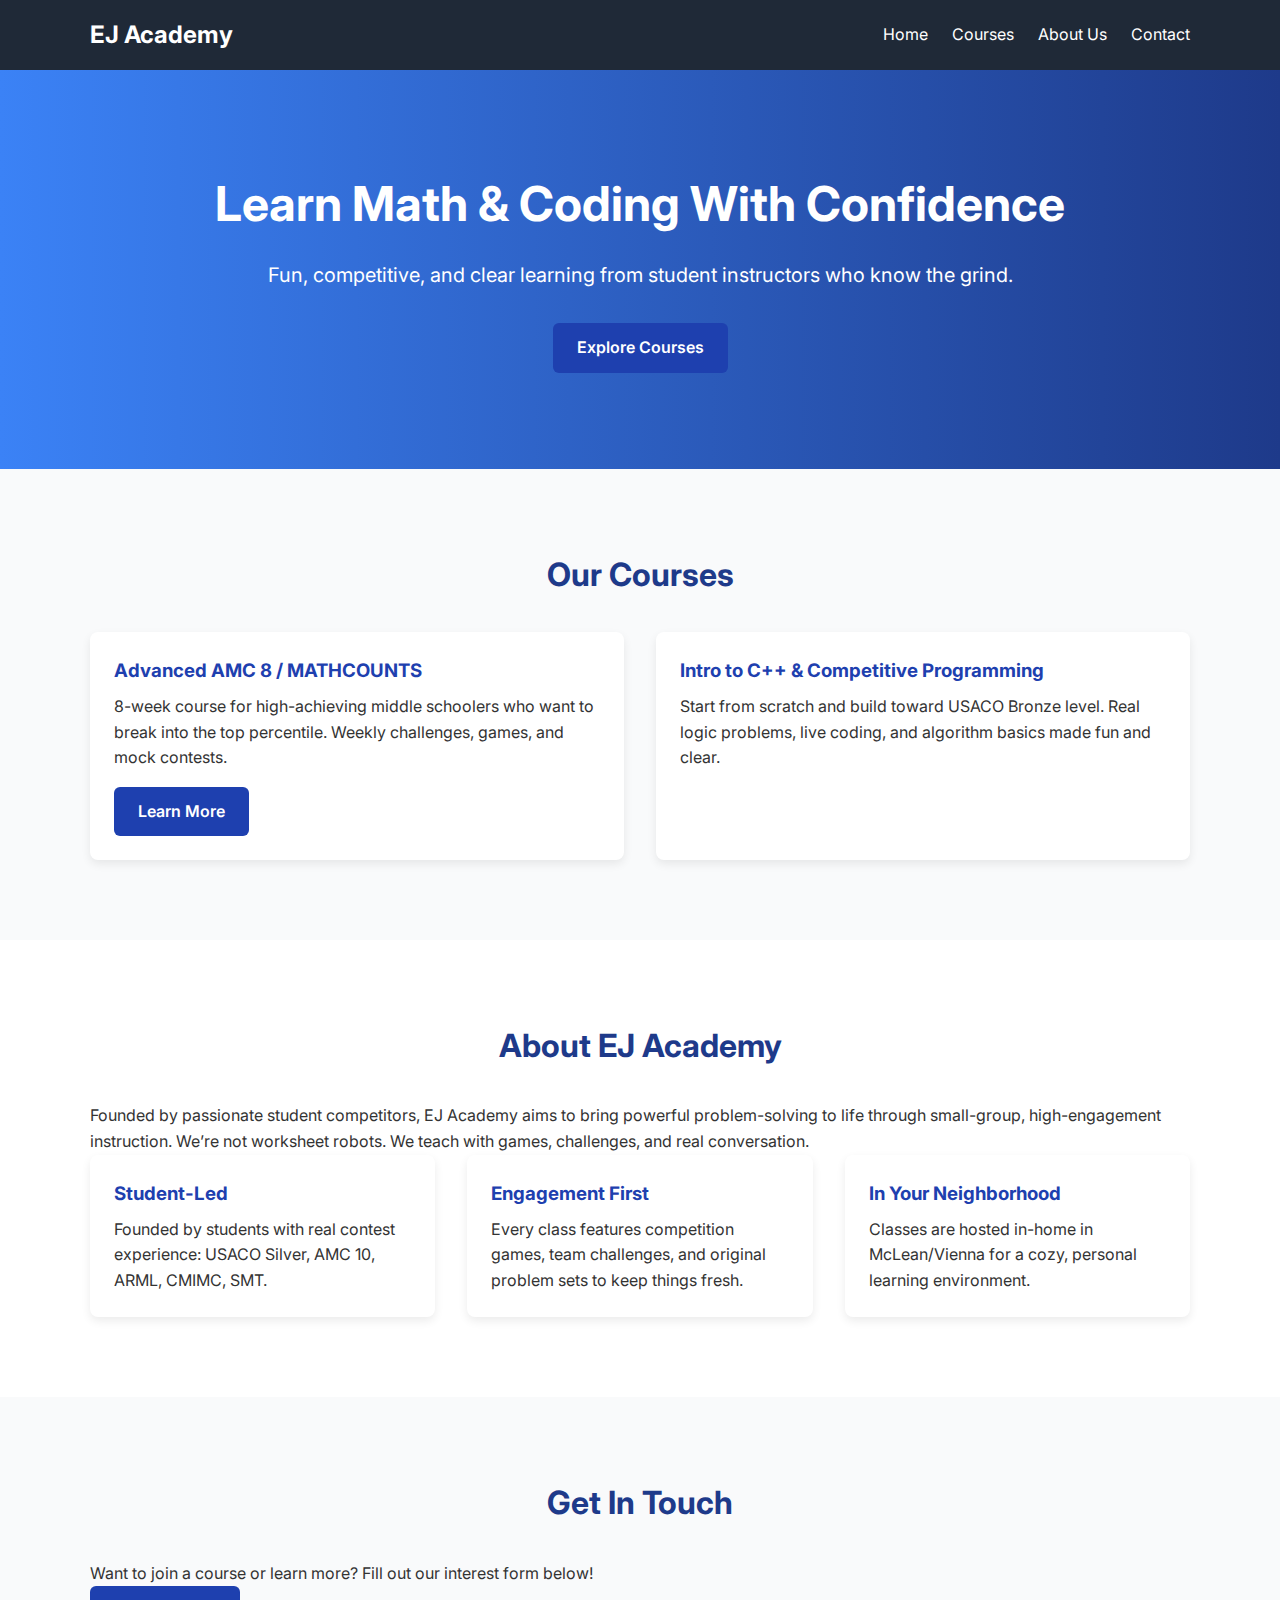
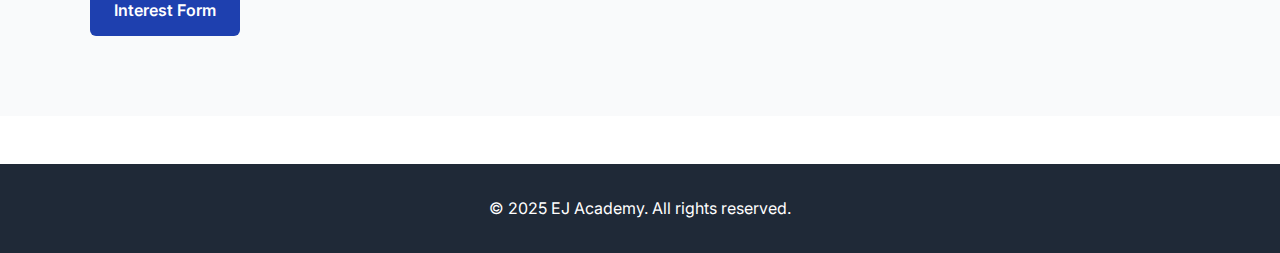
<file: index.html>
<!DOCTYPE html>
<html lang="en">
<head>
  <meta charset="UTF-8">
  <meta name="viewport" content="width=device-width, initial-scale=1.0">
  <title>EJ Academy</title>
  <link rel="stylesheet" href="styles.css">
  <link href="https://fonts.googleapis.com/css2?family=Inter:wght@400;600;700&display=swap" rel="stylesheet">
</head>
<body>
  <!-- Navigation -->
  <nav class="navbar">
    <div class="container">
      <a href="#" class="logo">EJ Academy</a>
      <ul class="nav-links"> 
        <li><a href="#home">Home</a></li>
        <li><a href="#courses">Courses</a></li>
        <li><a href="#about">About Us</a></li>
        <li><a href="#contact">Contact</a></li>
      </ul>
    </div>
  </nav>

  <!-- Hero Section -->
  <header id="home" class="hero">
    <div class="container">
      <h1>Learn Math & Coding With Confidence</h1>
      <p>Fun, competitive, and clear learning from student instructors who know the grind.</p>
      <a href="#courses" class="btn primary-btn">Explore Courses</a>
    </div>
  </header>

  <!-- Courses Section -->
  <section id="courses" class="section bg-light">
    <div class="container">
      <h2 class="section-title">Our Courses</h2>
      <div class="card-grid">
        <div class="card">
          <h3>Advanced AMC 8 / MATHCOUNTS</h3>
          <p>8-week course for high-achieving middle schoolers who want to break into the top percentile. Weekly challenges, games, and mock contests.</p>
          <div class="dropdown">
            <a class="btn primary-btn dropbtn" href="#">Learn More</a>
            <div class="dropdown-content">
              <a href="difference.html">What Makes Us Different</a>
            </div>
          </div>
        </div>
        <div class="card">
          <h3>Intro to C++ & Competitive Programming</h3>
          <p>Start from scratch and build toward USACO Bronze level. Real logic problems, live coding, and algorithm basics made fun and clear.</p>
        </div>
      </div>
    </div>
  </section>

  <!-- About Section -->
  <section id="about" class="section">
    <div class="container">
      <h2 class="section-title">About EJ Academy</h2>
      <p>Founded by passionate student competitors, EJ Academy aims to bring powerful problem-solving to life through small-group, high-engagement instruction. We’re not worksheet robots. We teach with games, challenges, and real conversation.</p>
      <div class="card-grid">
        <div class="card">
          <h3>Student-Led</h3>
          <p>Founded by students with real contest experience: USACO Silver, AMC 10, ARML, CMIMC, SMT.</p>
        </div>
        <div class="card">
          <h3>Engagement First</h3>
          <p>Every class features competition games, team challenges, and original problem sets to keep things fresh.</p>
        </div>
        <div class="card">
          <h3>In Your Neighborhood</h3>
          <p>Classes are hosted in-home in McLean/Vienna for a cozy, personal learning environment.</p>
        </div>
      </div>
    </div>
  </section>

  <!-- Contact Section -->
  <section id="contact" class="section bg-light">
    <div class="container">
      <h2 class="section-title">Get In Touch</h2>
      <p>Want to join a course or learn more? Fill out our interest form below!</p>
      <a href="https://forms.gle/your-form-link" class="btn primary-btn">Interest Form</a>
    </div>
  </section>

  <!-- Footer -->
  <footer>
    <div class="container">
      <p>&copy; 2025 EJ Academy. All rights reserved.</p>
    </div>
  </footer>
</body>
</html>
</file>
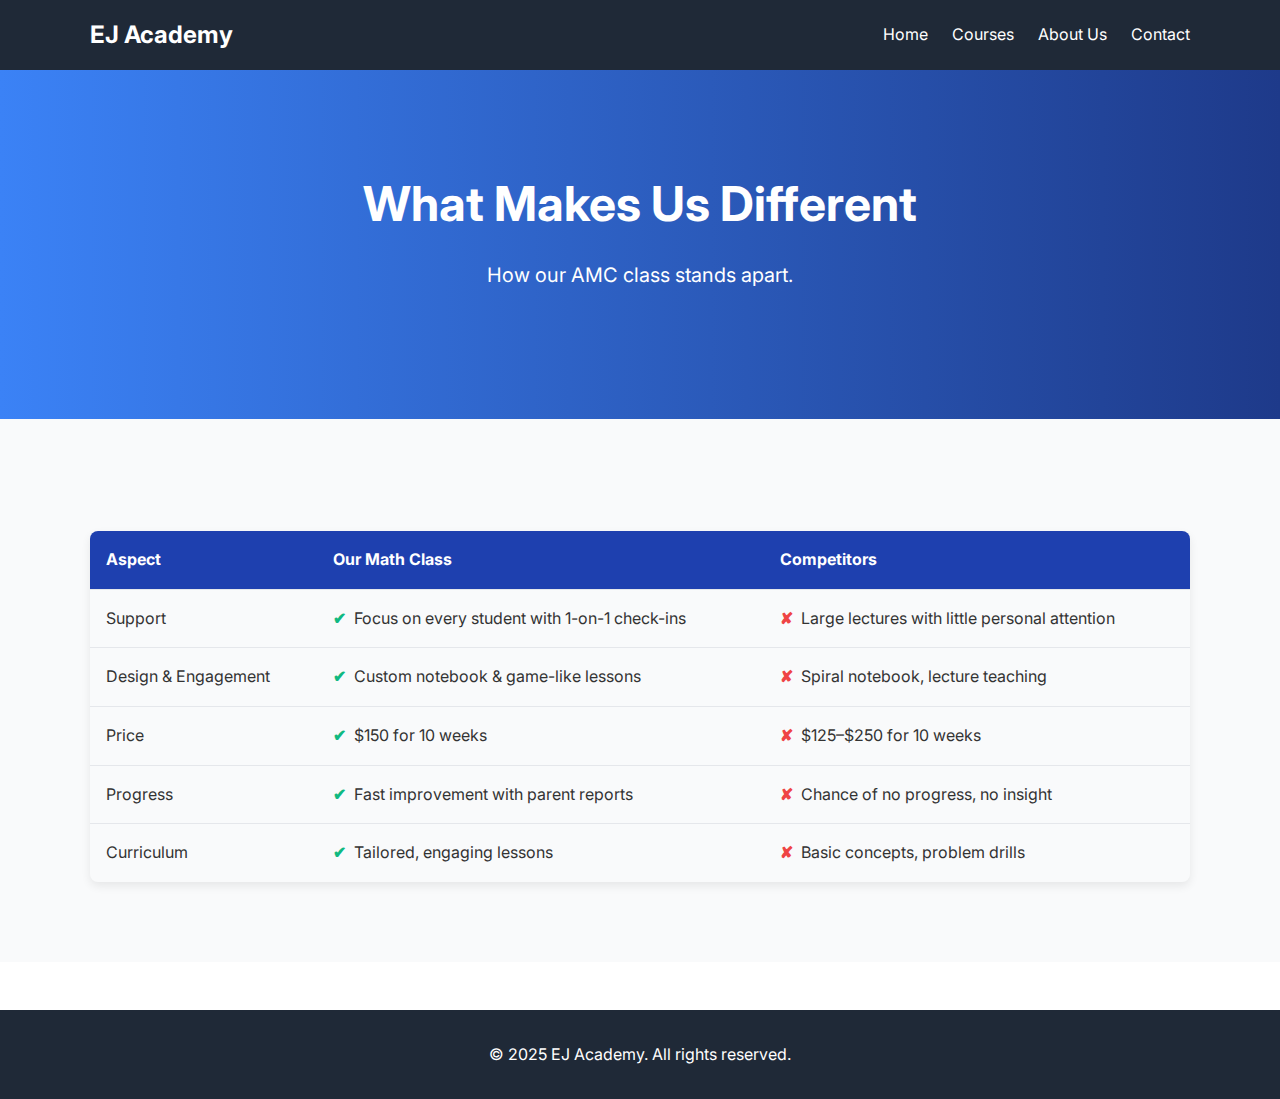
<file: difference.html>
<!DOCTYPE html>
<html lang="en">
<head>
  <meta charset="UTF-8">
  <meta name="viewport" content="width=device-width, initial-scale=1.0">
  <title>What Makes Us Different - EJ Academy</title>
  <link rel="stylesheet" href="styles.css">
  <link href="https://fonts.googleapis.com/css2?family=Inter:wght@400;600;700&display=swap" rel="stylesheet">
</head>
<body>
  <nav class="navbar">
    <div class="container">
      <a href="index.html" class="logo">EJ Academy</a>
      <ul class="nav-links">
        <li><a href="index.html#home">Home</a></li>
        <li><a href="index.html#courses">Courses</a></li>
        <li><a href="index.html#about">About Us</a></li>
        <li><a href="index.html#contact">Contact</a></li>
      </ul>
    </div>
  </nav>

  <header class="hero">
    <div class="container">
      <h1>What Makes Us Different</h1>
      <p>How our AMC class stands apart.</p>
    </div>
  </header>

  <section class="section bg-light">
    <div class="container">
      <table class="comparison">
        <thead>
          <tr>
            <th>Aspect</th>
            <th>Our Math Class</th>
            <th>Competitors</th>
          </tr>
        </thead>
        <tbody>
          <tr>
            <td>Support</td>
            <td><span class="check">&#10004;</span> Focus on every student with 1-on-1 check-ins</td>
            <td><span class="cross">&#10008;</span> Large lectures with little personal attention</td>
          </tr>
          <tr>
            <td>Design & Engagement</td>
            <td><span class="check">&#10004;</span> Custom notebook & game-like lessons</td>
            <td><span class="cross">&#10008;</span> Spiral notebook, lecture teaching</td>
          </tr>
          <tr>
            <td>Price</td>
            <td><span class="check">&#10004;</span> $150 for 10 weeks</td>
            <td><span class="cross">&#10008;</span> $125–$250 for 10 weeks</td>
          </tr>
          <tr>
            <td>Progress</td>
            <td><span class="check">&#10004;</span> Fast improvement with parent reports</td>
            <td><span class="cross">&#10008;</span> Chance of no progress, no insight</td>
          </tr>
          <tr>
            <td>Curriculum</td>
            <td><span class="check">&#10004;</span> Tailored, engaging lessons</td>
            <td><span class="cross">&#10008;</span> Basic concepts, problem drills</td>
          </tr>
        </tbody>
      </table>
    </div>
  </section>

  <footer>
    <div class="container">
      <p>&copy; 2025 EJ Academy. All rights reserved.</p>
    </div>
  </footer>
</body>
</html>
</file>
<file: styles.css>
* { box-sizing: border-box; margin: 0; padding: 0; }
body { font-family: 'Inter', sans-serif; background-color: #fff; color: #333; line-height: 1.6; }

.container { width: 90%; max-width: 1100px; margin: auto; padding: 1rem 0; }

.navbar { background: #1f2937; color: #fff; }
.navbar .container { display: flex; justify-content: space-between; align-items: center; padding: 1rem 0; }
.navbar .logo { font-size: 1.5rem; color: white; text-decoration: none; font-weight: bold; }
.nav-links { list-style: none; display: flex; }
.nav-links li { margin-left: 1.5rem; }
.nav-links a { color: #fff; text-decoration: none; transition: color 0.3s ease; }
.nav-links a:hover { color: #60a5fa; }

.hero { background: linear-gradient(to right, #3b82f6, #1e3a8a); color: white; padding: 5rem 0; text-align: center; }
.hero h1 { font-size: 3rem; margin-bottom: 1rem; }
.hero p { font-size: 1.25rem; margin-bottom: 2rem; }

.btn { display: inline-block; padding: 0.75rem 1.5rem; border-radius: 6px; text-decoration: none; font-weight: 600; }
.primary-btn { background: #1e40af; color: white; transition: background 0.3s ease; }
.primary-btn:hover { background: #2563eb; }

.section { padding: 4rem 0; }
.bg-light { background: #f9fafb; }
.section-title { text-align: center; font-size: 2rem; margin-bottom: 2rem; color: #1e3a8a; }

.card-grid { display: grid; grid-template-columns: repeat(auto-fit, minmax(280px, 1fr)); gap: 2rem; }
.card { background: white; border-radius: 8px; box-shadow: 0 4px 10px rgba(0,0,0,0.08); padding: 1.5rem; transition: transform 0.3s ease; }
.card:hover { transform: translateY(-5px); }
.card h3 { margin-bottom: 0.5rem; color: #1e40af; }
.card-header { display: flex; flex-wrap: wrap; align-items: center; justify-content: space-between; gap: 1rem; }

footer { background: #1f2937; color: #fff; text-align: center; padding: 1rem 0; margin-top: 3rem; }

/* Dropdown styles */
.dropdown { position: relative; display: inline-block; margin-top: 1rem; }
.dropdown-content { display: none; position: absolute; background: #fff; min-width: 180px; box-shadow: 0 4px 8px rgba(0,0,0,0.1); border-radius: 6px; z-index: 1; }
.dropdown-content a { color: #333; padding: 0.5rem 1rem; text-decoration: none; display: block; }
.dropdown-content a:hover { background: #f1f1f1; }
.dropdown:hover .dropdown-content { display: block; }
.dropdown:hover .dropbtn { background: #2563eb; }

/* Comparison table */
table.comparison { width: 100%; border-collapse: collapse; border-radius: 8px; overflow: hidden; box-shadow: 0 4px 10px rgba(0,0,0,0.08); margin-top: 2rem; }
table.comparison th, table.comparison td { padding: 1rem; text-align: left; border-bottom: 1px solid #e5e7eb; }
table.comparison thead { background: #1e40af; color: #fff; }
table.comparison tr:last-child td { border-bottom: none; }
.check { color: #10b981; font-weight: bold; margin-right: 0.25rem; }
.cross { color: #ef4444; font-weight: bold; margin-right: 0.25rem; }

/* Bootcamp page */
.bootcamp-hero { background: linear-gradient(120deg, #0f172a, #1e3a8a); color: #fff; padding: 4.5rem 0; text-align: center; }
.bootcamp-hero h1 { font-size: 2.75rem; margin-bottom: 0.75rem; }
.bootcamp-hero p { font-size: 1.1rem; max-width: 720px; margin: 0 auto; }

.bootcamp-card { padding: 2rem; }
.bootcamp-card h3 { margin-bottom: 0.5rem; }
.pdf-hover { position: relative; display: inline-flex; flex-direction: column; align-items: flex-start; }
.pdf-preview { position: absolute; top: calc(100% + 12px); left: 0; width: min(560px, 90vw); height: 360px; border: none; border-radius: 12px; background: #f3f4f6; box-shadow: 0 18px 35px rgba(15, 23, 42, 0.25); opacity: 0; visibility: hidden; pointer-events: none; transition: opacity 0.2s ease, transform 0.2s ease, visibility 0.2s ease; transform: translateY(6px); z-index: 10; }
.pdf-hover:hover .pdf-preview,
.pdf-hover:focus-within .pdf-preview { opacity: 1; visibility: visible; transform: translateY(0); }

.class-list { display: flex; flex-direction: column; gap: 1.5rem; }
.class-card { background: #fff; border-radius: 12px; box-shadow: 0 4px 16px rgba(15, 23, 42, 0.08); overflow: visible; padding-bottom: 0.75rem; }
.class-toggle { width: 100%; background: linear-gradient(120deg, #1e40af, #2563eb); border: none; padding: 1.25rem 1.5rem; font-size: 1.05rem; font-weight: 600; color: #fff; display: flex; justify-content: space-between; align-items: center; cursor: pointer; border-radius: 12px; margin: 0.75rem; box-shadow: 0 12px 24px rgba(30, 64, 175, 0.25); }
.class-toggle:hover { filter: brightness(1.05); }
.class-content { max-height: 0; overflow: hidden; transition: max-height 0.35s ease; padding: 0 1.5rem; }
.class-card.is-open .class-content { padding-bottom: 1.5rem; }
.class-card.is-open .chevron { transform: rotate(45deg); }
.chevron { font-size: 1.5rem; transition: transform 0.3s ease; }
.resource-card { background: #f9fafb; border-radius: 12px; padding: 1.25rem; margin-top: 1.5rem; box-shadow: inset 0 0 0 1px #e5e7eb; }
.resource-label { display: inline-block; background: #1e40af; color: #fff; padding: 0.4rem 0.85rem; border-radius: 999px; font-weight: 600; margin-bottom: 0.75rem; }
.resource-card p { margin-bottom: 0.75rem; }
.secondary-btn { background: #e2e8f0; color: #0f172a; transition: background 0.3s ease; }
.secondary-btn:hover { background: #cbd5f5; }

/* Access overlay */
.access-overlay { position: fixed; inset: 0; width: 100vw; height: 100vh; display: flex; align-items: center; justify-content: center; background: rgba(15, 23, 42, 0.55); backdrop-filter: blur(10px); z-index: 2000; transition: opacity 0.4s ease, visibility 0.4s ease; }
.access-overlay.is-hidden { opacity: 0; visibility: hidden; pointer-events: none; }
.access-modal { background: #fff; padding: 2.5rem; border-radius: 24px; width: min(92vw, 420px); text-align: center; box-shadow: 0 20px 45px rgba(15, 23, 42, 0.25); }
.access-modal h2 { margin-bottom: 0.5rem; color: #0f172a; }
.access-modal p { color: #475569; margin-bottom: 1.5rem; }
.access-input-row { display: flex; align-items: center; gap: 0.75rem; }
.access-input-row input { flex: 1; padding: 0.85rem 1.1rem; border-radius: 999px; border: 2px solid #e2e8f0; font-size: 1rem; background: #f8fafc; color: #0f172a; transition: border 0.2s ease, box-shadow 0.2s ease; }
.access-input-row input:focus { outline: none; border-color: #38bdf8; box-shadow: 0 0 0 3px rgba(56, 189, 248, 0.25); }
.access-input-row input.is-error { border-color: #ef4444; box-shadow: 0 0 0 3px rgba(239, 68, 68, 0.2); }
.access-submit { width: 48px; height: 48px; border-radius: 50%; border: none; background: #22c55e; color: #fff; font-size: 1.25rem; display: inline-flex; align-items: center; justify-content: center; cursor: pointer; transition: transform 0.2s ease, box-shadow 0.2s ease; }
.access-submit:hover { transform: scale(1.08); box-shadow: 0 8px 16px rgba(34, 197, 94, 0.3); }
.access-error { min-height: 1.25rem; color: #ef4444; font-weight: 600; }
.access-modal.shake { animation: shake 0.35s ease; }

.nav-links a.active { color: #60a5fa; }

.sr-only { position: absolute; width: 1px; height: 1px; padding: 0; margin: -1px; overflow: hidden; clip: rect(0, 0, 0, 0); white-space: nowrap; border: 0; }

.no-scroll { overflow: hidden; }

@keyframes shake {
  0% { transform: translateX(0); }
  25% { transform: translateX(-6px); }
  50% { transform: translateX(6px); }
  75% { transform: translateX(-4px); }
  100% { transform: translateX(0); }
}

@media (max-width: 768px) {
  .nav-links { flex-wrap: wrap; gap: 0.75rem; }
  .nav-links li { margin-left: 0; }
  .bootcamp-hero h1 { font-size: 2.1rem; }
  .access-modal { padding: 2rem; }
  .pdf-preview { height: 280px; }
  .card-header { flex-direction: column; align-items: flex-start; }
  .class-toggle { margin: 0.75rem 0.75rem 0.5rem; }
}
</file>
